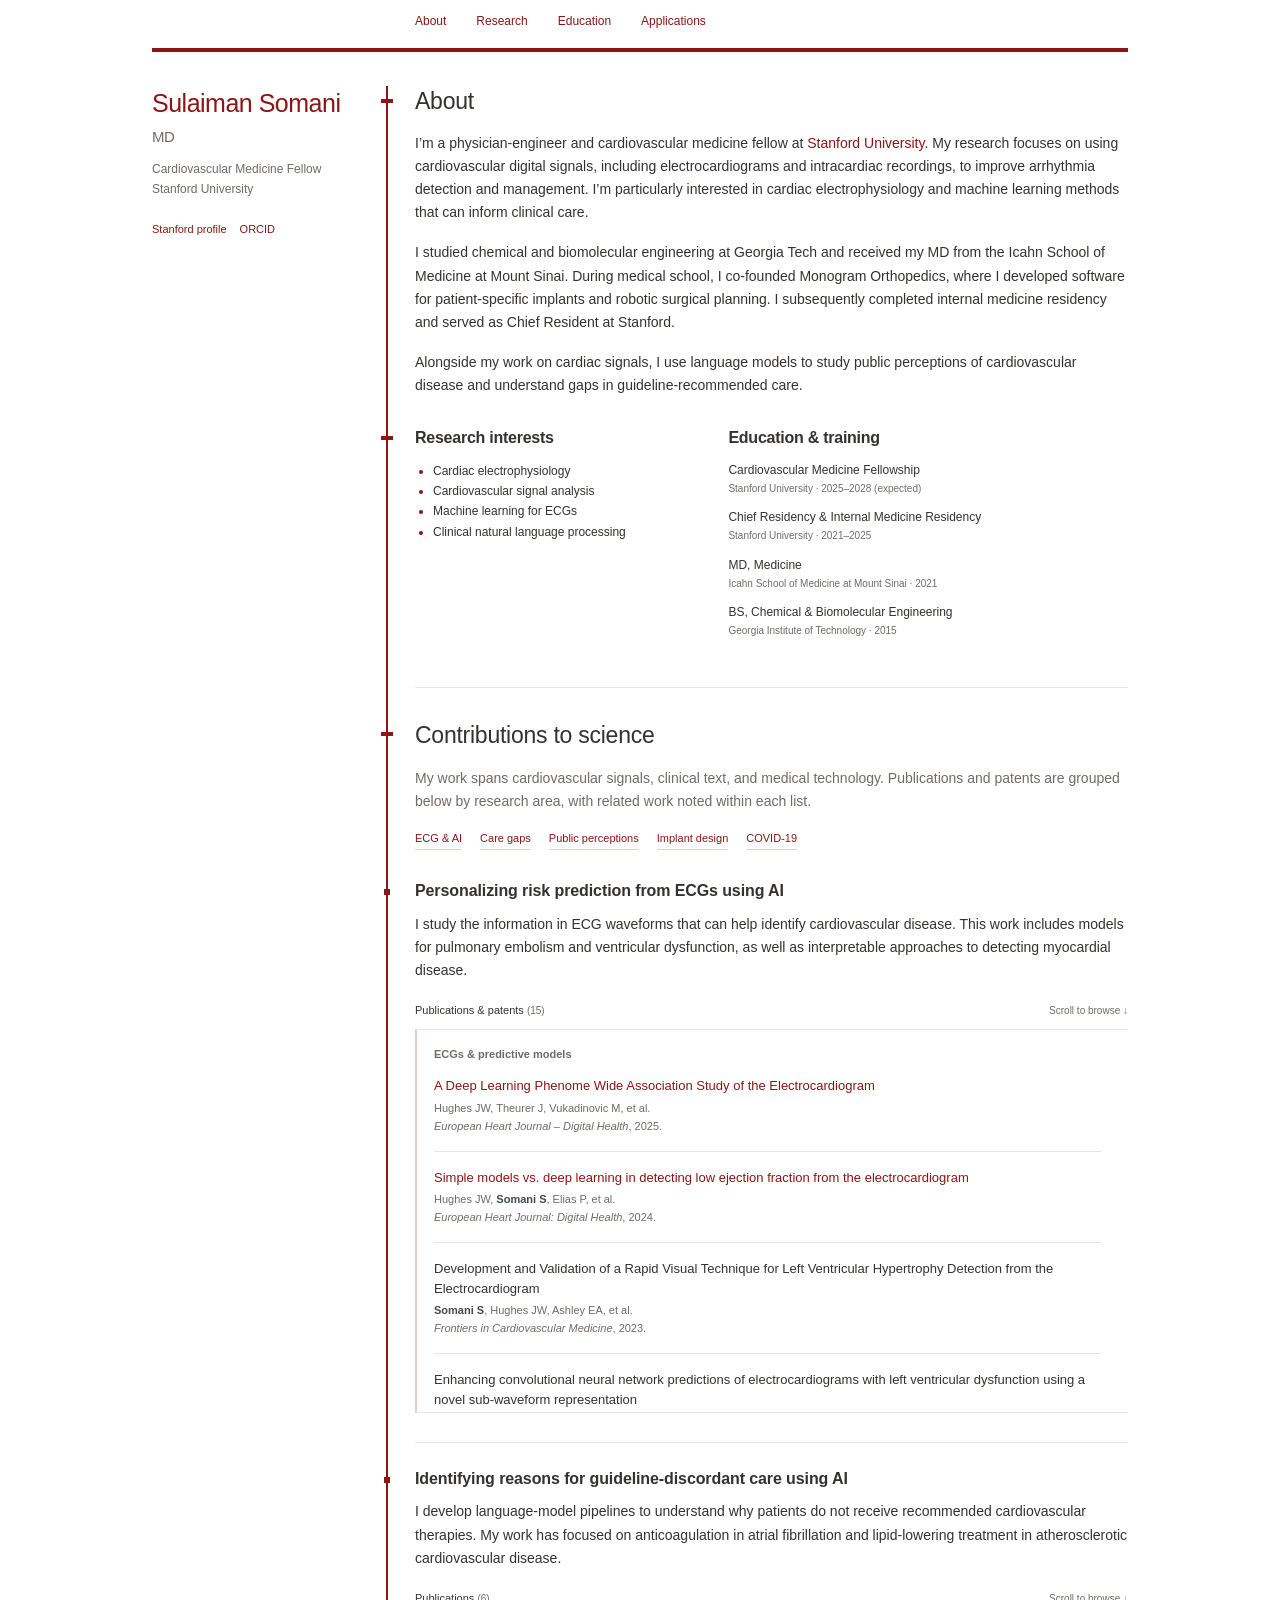
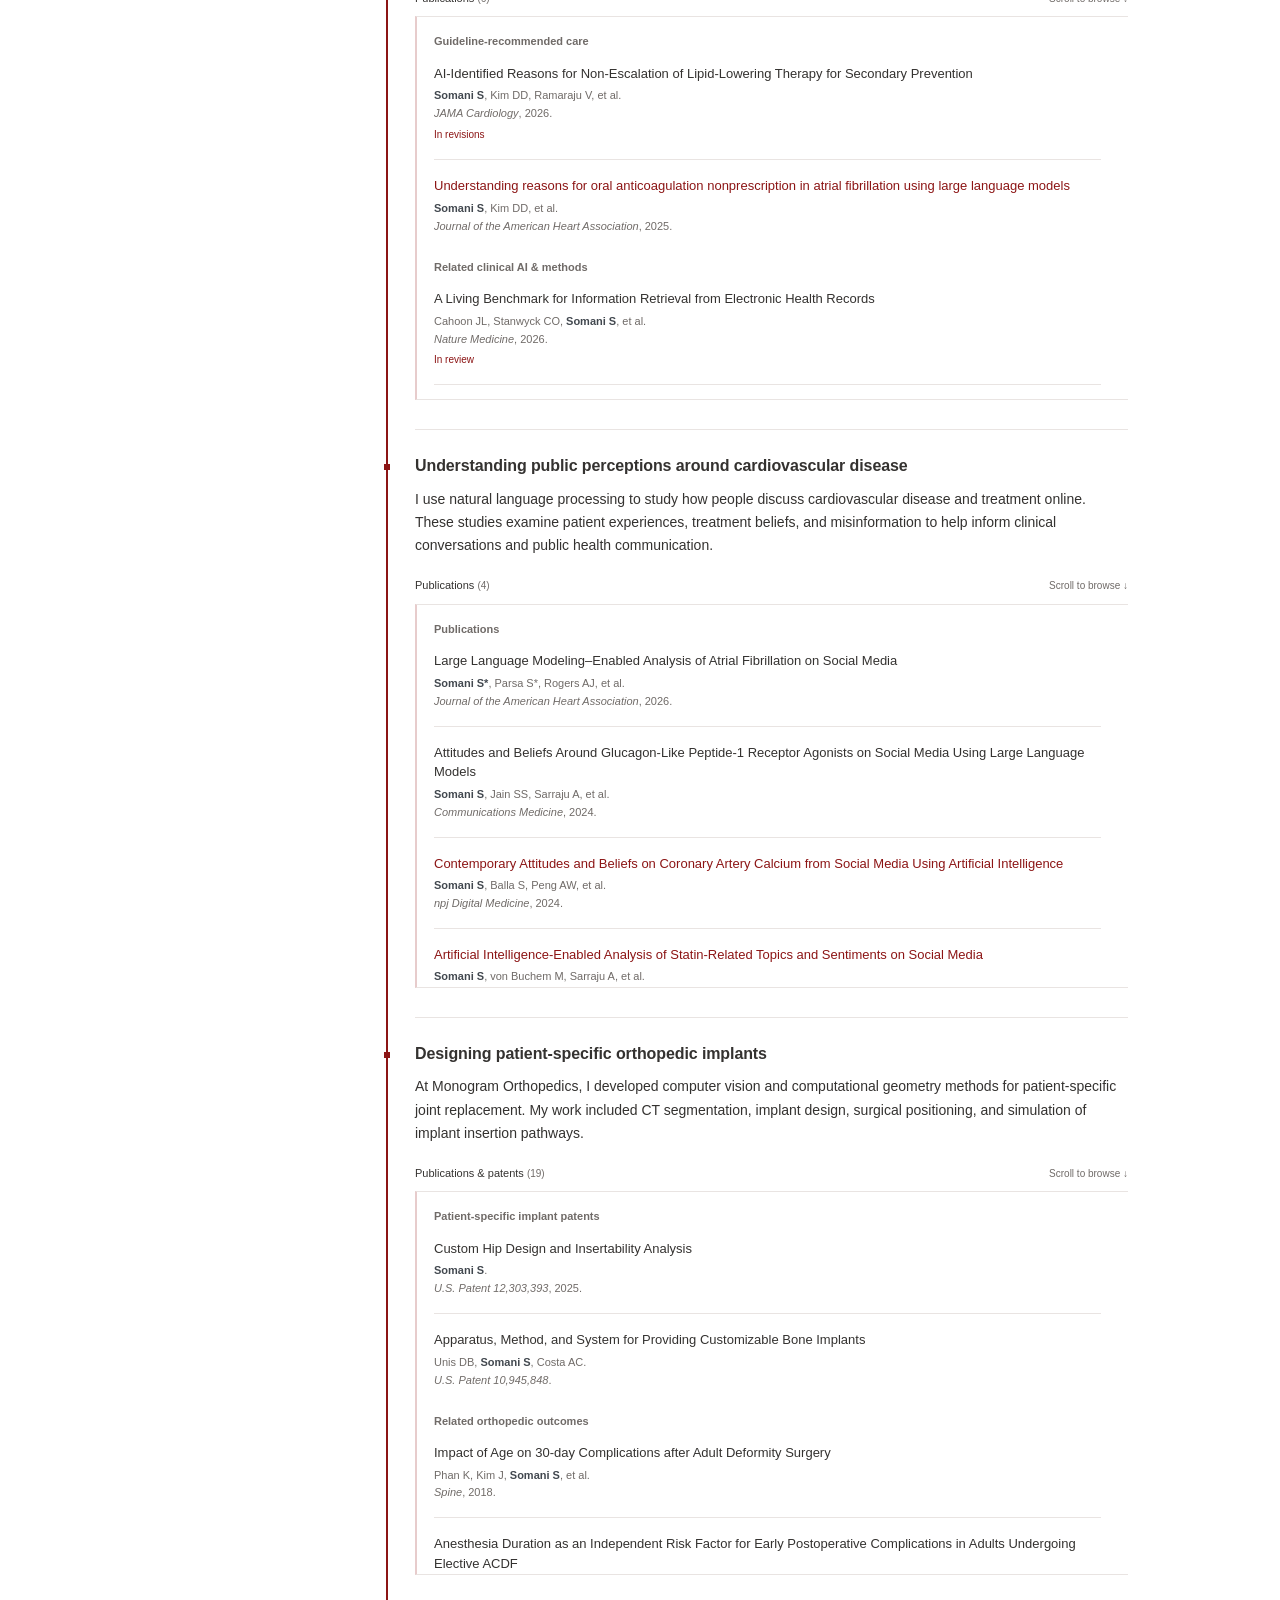
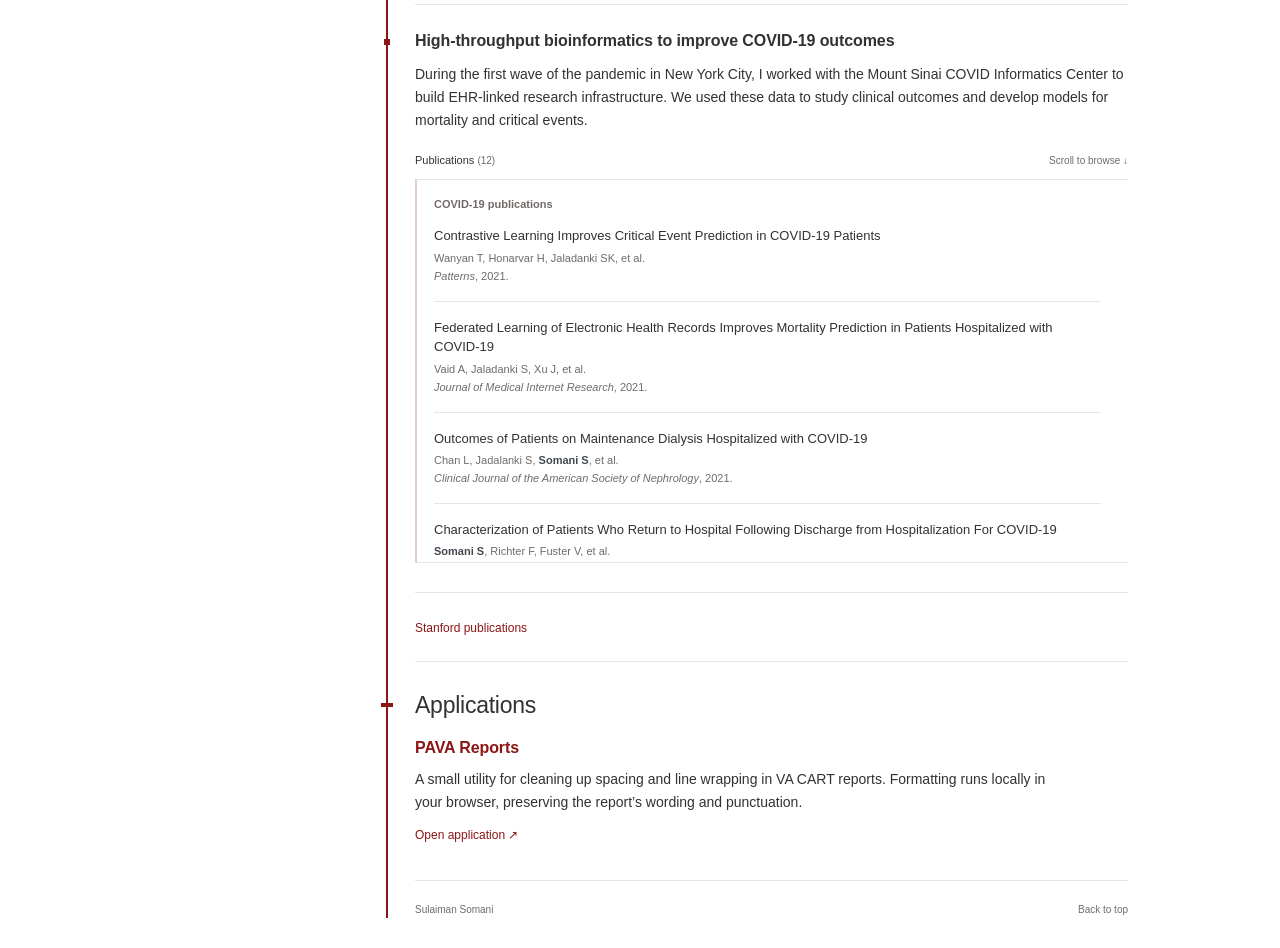
<file: index.html>
<!doctype html>
<html lang="en"><head><meta charset="utf-8"><meta name="viewport" content="width=device-width, initial-scale=1"><meta name="description" content="Sulaiman Somani is a physician-engineer and cardiovascular medicine fellow at Stanford. Research in cardiac signals, clinical AI, and arrhythmia detection."><title>Sulaiman Somani, MD</title><link rel="icon" href="assets/favicon.svg" type="image/svg+xml"><link rel="stylesheet" href="academic.css?v=20261013-applications"><link rel="canonical" href="https://sssomani.github.io/"><meta property="og:title" content="Sulaiman Somani, MD"><meta property="og:description" content="Physician-engineer at Stanford working on cardiovascular signals, cardiac electrophysiology, and clinical AI."><meta property="og:type" content="website"><meta property="og:url" content="https://sssomani.github.io/"></head><body class="evergreen" id="top"><a class="skip-link" href="#main">Skip to content</a><div class="section-banner"><div class="page"><nav class="main-nav" aria-label="Main navigation"><a href="#about">About</a><a href="#research">Research</a><a href="#education">Education</a><a href="#applications">Applications</a></nav></div></div><div class="page side-layout"><header class="side-header"><div class="identity"><h1>Sulaiman Somani<span>MD</span></h1><p>Cardiovascular Medicine Fellow <br>Stanford University</p><div class="profile-links"><a href="https://profiles.stanford.edu/sulaiman-somani" target="_blank" rel="noopener">Stanford profile</a><a href="https://orcid.org/0000-0003-0913-8674" target="_blank" rel="noopener">ORCID</a></div></div></header><main id="main"><section class="profile-section" id="about"><h2>About</h2><div class="bio"><p>I’m a physician-engineer and cardiovascular medicine fellow at <a href="https://profiles.stanford.edu/sulaiman-somani">Stanford University</a>. My research focuses on using cardiovascular digital signals, including electrocardiograms and intracardiac recordings, to improve arrhythmia detection and management. I’m particularly interested in cardiac electrophysiology and machine learning methods that can inform clinical care.</p><p>I studied chemical and biomolecular engineering at Georgia Tech and received my MD from the Icahn School of Medicine at Mount Sinai. During medical school, I co-founded Monogram Orthopedics, where I developed software for patient-specific implants and robotic surgical planning. I subsequently completed internal medicine residency and served as Chief Resident at Stanford.</p><p>Alongside my work on cardiac signals, I use language models to study public perceptions of cardiovascular disease and understand gaps in guideline-recommended care.</p></div></section><div class="background-pair"><div class="interests"><h2>Research interests</h2><ul><li>Cardiac electrophysiology</li><li>Cardiovascular signal analysis</li><li>Machine learning for ECGs</li><li>Clinical natural language processing</li></ul></div><div class="education" id="education"><h2>Education &amp; training</h2><dl><div><dt>Cardiovascular Medicine Fellowship</dt><dd>Stanford University · 2025–2028 (expected)</dd></div><div><dt>Chief Residency &amp; Internal Medicine Residency</dt><dd>Stanford University · 2021–2025</dd></div><div><dt>MD, Medicine</dt><dd>Icahn School of Medicine at Mount Sinai · 2021</dd></div><div><dt>BS, Chemical &amp; Biomolecular Engineering</dt><dd>Georgia Institute of Technology · 2015</dd></div></dl></div></div><section class="research" id="research"><h2>Contributions to science</h2><p class="section-intro">My work spans cardiovascular signals, clinical text, and medical technology. Publications and patents are grouped below by research area, with related work noted within each list.</p><nav class="research-index" aria-label="Research areas"><a href="#ecg">ECG & AI</a><a href="#care">Care gaps</a><a href="#perceptions">Public perceptions</a><a href="#implants">Implant design</a><a href="#informatics">COVID-19</a></nav><section class="contribution" id="ecg"><h3 id="ecg-title">Personalizing risk prediction from ECGs using AI</h3><p>I study the information in ECG waveforms that can help identify cardiovascular disease. This work includes models for pulmonary embolism and ventricular dysfunction, as well as interpretable approaches to detecting myocardial disease.</p><!-- publications:start:ecg -->
<div class="publication-list-header"><span id="ecg-list-label">Publications & patents <span class="publication-count">(15)</span></span><span class="publication-scroll-hint" id="ecg-scroll-hint">Scroll to browse ↓</span></div><div class="publication-scroll" role="region" tabindex="0" aria-labelledby="ecg-title ecg-list-label" aria-describedby="ecg-scroll-hint"><div class="publication-group"><h4>ECGs &amp; predictive models</h4><ul class="papers"><li data-publication-id="11"><a class="paper-title" href="https://doi.org/10.1093/ehjdh/ztaf047" target="_blank" rel="noopener">A Deep Learning Phenome Wide Association Study of the Electrocardiogram</a><p class="paper-authors">Hughes JW, Theurer J, Vukadinovic M, et al.</p><p class="paper-venue"><em>European Heart Journal – Digital Health</em>, 2025.</p></li><li data-publication-id="16"><a class="paper-title" href="https://pmc.ncbi.nlm.nih.gov/articles/PMC11284011/" target="_blank" rel="noopener">Simple models vs. deep learning in detecting low ejection fraction from the electrocardiogram</a><p class="paper-authors">Hughes JW, <strong>Somani S</strong>, Elias P, et al.</p><p class="paper-venue"><em>European Heart Journal: Digital Health</em>, 2024.</p></li><li data-publication-id="18"><span class="paper-title">Development and Validation of a Rapid Visual Technique for Left Ventricular Hypertrophy Detection from the Electrocardiogram</span><p class="paper-authors"><strong>Somani S</strong>, Hughes JW, Ashley EA, et al.</p><p class="paper-venue"><em>Frontiers in Cardiovascular Medicine</em>, 2023.</p></li><li data-publication-id="22"><span class="paper-title">Enhancing convolutional neural network predictions of electrocardiograms with left ventricular dysfunction using a novel sub-waveform representation</span><p class="paper-authors">Honarvar H, Agarwal C, <strong>Somani S</strong>, et al.</p><p class="paper-venue"><em>Cardiovascular Digital Health Journal</em>, 2022.</p></li><li data-publication-id="23"><a class="paper-title" href="https://doi.org/10.1093/ehjdh/ztab101" target="_blank" rel="noopener">Development of a Machine Learning Model Using Electrocardiogram Signals to Improve Pulmonary Embolism Screening</a><p class="paper-authors"><strong>Somani S</strong>, Honarvar H, Narula S, et al.</p><p class="paper-venue"><em>European Heart Journal: Digital Health</em>, 2022.</p></li><li data-publication-id="24"><span class="paper-title">Using deep learning algorithms to simultaneously identify right and left ventricular dysfunction from the electrocardiogram</span><p class="paper-authors">Vaid A, Johnson KW, Badgeley MA, et al.</p><p class="paper-venue"><em>JACC Cardiovascular Imaging</em>, 2021.</p></li><li data-publication-id="25"><span class="paper-title">Deep Learning and the Electrocardiogram: Review of the Current State of the Art</span><p class="paper-authors"><strong>Somani S</strong>, Russak AJ, Richter F, et al.</p><p class="paper-venue"><em>EuroPace</em>, 2021.</p></li></ul></div><div class="publication-group"><h4>Patent</h4><ul class="papers"><li data-publication-id="3"><span class="paper-title">System and Method for Pulmonary Embolism Detection from the Electrocardiogram Using Deep Learning</span><p class="paper-authors"><strong>Somani S</strong>, Glicksberg B, Nadkarni G.</p><p class="paper-venue"><em>US Patent 12,424,327</em>.</p></li></ul></div><div class="publication-group"><h4>Related electrophysiology, imaging &amp; reviews</h4><ul class="papers"><li data-publication-id="6"><a class="paper-title" href="https://doi.org/10.1161/CIRCEP.125.014765" target="_blank" rel="noopener">Identifying the Presence and Characteristics of Mid-Myocardial and Epicardial Fibrosis From Intracardiac Electrograms in Patients Undergoing Ventricular Arrhythmia Ablation Using a Transformer-Based Self-Supervised Classifier</a><p class="paper-authors">Liu X, Qayyum A, Bandyopadhyay S, et al.</p><p class="paper-venue"><em>Circulation: Arrhythmia and Electrophysiology</em>, 2026.</p></li><li data-publication-id="14"><span class="paper-title">Just in time: detecting cardiac arrest with smartwatch technology</span><p class="paper-authors"><strong>Somani S</strong>, Rogers AJ.</p><p class="paper-venue"><em>Lancet Digital Health</em>, 2024.</p></li><li data-publication-id="15"><span class="paper-title">Advances in cardiac pacing with leadless pacemakers and conduction system pacing</span><p class="paper-authors"><strong>Somani S</strong>, Rogers AJ.</p><p class="paper-venue"><em>Current Opinion in Cardiology</em>, 2024.</p></li><li data-publication-id="17"><span class="paper-title">Artificial Intelligence in Cardiovascular Disease Prevention: Is it Ready for Prime Time?</span><p class="paper-authors">Parsa S, <strong>Somani S</strong>, Dudum R, et al.</p><p class="paper-venue"><em>Current Atherosclerosis Reports</em>, 2024.</p></li><li data-publication-id="20"><span class="paper-title">Segmentation of Computed Tomograms for Cardiac Ablation Using Machine Learning Accelerated by Domain Knowledge Encoding</span><p class="paper-authors">Feng R, Deb B, Ganesan P, et al.</p><p class="paper-venue"><em>Frontiers in Cardiovascular Medicine</em>, 2023.</p></li><li data-publication-id="60"><span class="paper-title">Artificial intelligence in cardiac electrophysiology</span><p class="paper-authors"><strong>Somani S</strong>, Narayan SM, Rogers AJ.</p><p class="paper-venue"><em>Artificial Intelligence in Clinical Practice, 1st ed. Elsevier</em>, 2023.</p></li><li data-publication-id="40"><span class="paper-title">Machine Learning in Cardiology - Ensuring Clinical Impact Lives up to the Hype</span><p class="paper-authors">Russak AJ, Chaudhry F, De Freitas JK, et al.</p><p class="paper-venue"><em>Journal of Cardiovascular Pharmacology and Therapeutics</em>, 2020.</p></li></ul></div></div>
<!-- publications:end:ecg --></section><section class="contribution" id="care"><h3 id="care-title">Identifying reasons for guideline-discordant care using AI</h3><p>I develop language-model pipelines to understand why patients do not receive recommended cardiovascular therapies. My work has focused on anticoagulation in atrial fibrillation and lipid-lowering treatment in atherosclerotic cardiovascular disease.</p><!-- publications:start:care -->
<div class="publication-list-header"><span id="care-list-label">Publications <span class="publication-count">(6)</span></span><span class="publication-scroll-hint" id="care-scroll-hint">Scroll to browse ↓</span></div><div class="publication-scroll" role="region" tabindex="0" aria-labelledby="care-title care-list-label" aria-describedby="care-scroll-hint"><div class="publication-group"><h4>Guideline-recommended care</h4><ul class="papers"><li data-publication-id="4"><span class="paper-title">AI-Identified Reasons for Non-Escalation of Lipid-Lowering Therapy for Secondary Prevention</span><p class="paper-authors"><strong>Somani S</strong>, Kim DD, Ramaraju V, et al.</p><p class="paper-venue"><em>JAMA Cardiology</em>, 2026.</p><span class="paper-status">In revisions</span></li><li data-publication-id="10"><a class="paper-title" href="https://doi.org/10.1161/JAHA.124.040419" target="_blank" rel="noopener">Understanding reasons for oral anticoagulation nonprescription in atrial fibrillation using large language models</a><p class="paper-authors"><strong>Somani S</strong>, Kim DD, et al.</p><p class="paper-venue"><em>Journal of the American Heart Association</em>, 2025.</p></li></ul></div><div class="publication-group"><h4>Related clinical AI &amp; methods</h4><ul class="papers"><li data-publication-id="5"><span class="paper-title">A Living Benchmark for Information Retrieval from Electronic Health Records</span><p class="paper-authors">Cahoon JL, Stanwyck CO, <strong>Somani S</strong>, et al.</p><p class="paper-venue"><em>Nature Medicine</em>, 2026.</p><span class="paper-status">In review</span></li><li data-publication-id="21"><span class="paper-title">Population scale latent space cohort matching for the improved use and exploration of observational trial data</span><p class="paper-authors"><strong>Somani S*</strong>, Gologorsky R*, Neifert SN, et al.</p><p class="paper-venue"><em>Mathematical Biosciences and Engineering</em>, 2022.</p></li><li data-publication-id="26"><span class="paper-title">Development and Validation of Techniques for Phenotyping ST-Elevation Myocardial Infarction From Electronic Health Records</span><p class="paper-authors"><strong>Somani S</strong>, Yoffie S, Teng S, et al.</p><p class="paper-venue"><em>JAMIA Open</em>, 2021.</p></li><li data-publication-id="27"><span class="paper-title">Health Equity in Artificial Intelligence and Primary Care Research: Protocol for a Scoping Review</span><p class="paper-authors"><strong>Somani S*</strong>, Wang J*, Chen J, et al.</p><p class="paper-venue"><em>JMIR Research Protocols</em>, 2021.</p></li></ul></div></div>
<!-- publications:end:care --></section><section class="contribution" id="perceptions"><h3 id="perceptions-title">Understanding public perceptions around cardiovascular disease</h3><p>I use natural language processing to study how people discuss cardiovascular disease and treatment online. These studies examine patient experiences, treatment beliefs, and misinformation to help inform clinical conversations and public health communication.</p><!-- publications:start:perceptions -->
<div class="publication-list-header"><span id="perceptions-list-label">Publications <span class="publication-count">(4)</span></span><span class="publication-scroll-hint" id="perceptions-scroll-hint">Scroll to browse ↓</span></div><div class="publication-scroll" role="region" tabindex="0" aria-labelledby="perceptions-title perceptions-list-label" aria-describedby="perceptions-scroll-hint"><div class="publication-group"><h4>Publications</h4><ul class="papers"><li data-publication-id="8"><span class="paper-title">Large Language Modeling–Enabled Analysis of Atrial Fibrillation on Social Media</span><p class="paper-authors"><strong>Somani S*</strong>, Parsa S*, Rogers AJ, et al.</p><p class="paper-venue"><em>Journal of the American Heart Association</em>, 2026.</p></li><li data-publication-id="12"><span class="paper-title">Attitudes and Beliefs Around Glucagon-Like Peptide-1 Receptor Agonists on Social Media Using Large Language Models</span><p class="paper-authors"><strong>Somani S</strong>, Jain SS, Sarraju A, et al.</p><p class="paper-venue"><em>Communications Medicine</em>, 2024.</p></li><li data-publication-id="13"><a class="paper-title" href="https://doi.org/10.1038/s41746-024-01077-w" target="_blank" rel="noopener">Contemporary Attitudes and Beliefs on Coronary Artery Calcium from Social Media Using Artificial Intelligence</a><p class="paper-authors"><strong>Somani S</strong>, Balla S, Peng AW, et al.</p><p class="paper-venue"><em>npj Digital Medicine</em>, 2024.</p></li><li data-publication-id="19"><a class="paper-title" href="https://doi.org/10.1001/jamanetworkopen.2023.9747" target="_blank" rel="noopener">Artificial Intelligence-Enabled Analysis of Statin-Related Topics and Sentiments on Social Media</a><p class="paper-authors"><strong>Somani S</strong>, von Buchem M, Sarraju A, et al.</p><p class="paper-venue"><em>JAMA Network Open</em>, 2023.</p></li></ul></div></div>
<!-- publications:end:perceptions --></section><section class="contribution" id="implants"><h3 id="implants-title">Designing patient-specific orthopedic implants</h3><p>At Monogram Orthopedics, I developed computer vision and computational geometry methods for patient-specific joint replacement. My work included CT segmentation, implant design, surgical positioning, and simulation of implant insertion pathways.</p><!-- publications:start:implants -->
<div class="publication-list-header"><span id="implants-list-label">Publications & patents <span class="publication-count">(19)</span></span><span class="publication-scroll-hint" id="implants-scroll-hint">Scroll to browse ↓</span></div><div class="publication-scroll" role="region" tabindex="0" aria-labelledby="implants-title implants-list-label" aria-describedby="implants-scroll-hint"><div class="publication-group"><h4>Patient-specific implant patents</h4><ul class="papers"><li data-publication-id="2"><span class="paper-title">Custom Hip Design and Insertability Analysis</span><p class="paper-authors"><strong>Somani S</strong>.</p><p class="paper-venue"><em>U.S. Patent 12,303,393</em>, 2025.</p></li><li data-publication-id="1"><span class="paper-title">Apparatus, Method, and System for Providing Customizable Bone Implants</span><p class="paper-authors">Unis DB, <strong>Somani S</strong>, Costa AC.</p><p class="paper-venue"><em>U.S. Patent 10,945,848</em>.</p></li></ul></div><div class="publication-group"><h4>Related orthopedic outcomes</h4><ul class="papers"><li data-publication-id="41"><span class="paper-title">Impact of Age on 30-day Complications after Adult Deformity Surgery</span><p class="paper-authors">Phan K, Kim J, <strong>Somani S</strong>, et al.</p><p class="paper-venue"><em>Spine</em>, 2018.</p></li><li data-publication-id="42"><span class="paper-title">Anesthesia Duration as an Independent Risk Factor for Early Postoperative Complications in Adults Undergoing Elective ACDF</span><p class="paper-authors">Phan K, Kim J, Kim JH, et al.</p><p class="paper-venue"><em>Global Spine Journal</em>, 2017.</p></li><li data-publication-id="43"><span class="paper-title">High-Risk Subgroup Membership Is a Predictor of 30-Day Morbidity Following Anterior Lumbar Fusion</span><p class="paper-authors">Bronheim RS, Kim JS, Di Capua J, et al.</p><p class="paper-venue"><em>Global Spine Journal</em>, 2017.</p></li><li data-publication-id="44"><span class="paper-title">Intramedullary Nail Fixation of Atypical Femur Fractures With Bone Marrow Aspirate Concentrate Leads to Faster Union: A Case-Control Study</span><p class="paper-authors">Lovy AJ, Kim JS, Di Capua J, et al.</p><p class="paper-venue"><em>Journal of Orthopaedic Trauma</em>, 2017.</p></li><li data-publication-id="45"><span class="paper-title">Bone morphogenetic protein use in spine surgery in the United States: how have we responded to the warnings?</span><p class="paper-authors">Guzman JZ, Merrill RK, Kim JS, et al.</p><p class="paper-venue"><em>Spine Journal</em>, 2017.</p></li><li data-publication-id="46"><span class="paper-title">Predictors for Patient Discharge Destination After Elective Anterior Cervical Discectomy and Fusion</span><p class="paper-authors">Di Capua J, <strong>Somani S</strong>, Kim JS, et al.</p><p class="paper-venue"><em>Spine</em>, 2017.</p></li><li data-publication-id="47"><span class="paper-title">Analysis of Risk Factors for Major Complications Following Elective Posterior Lumbar Fusion</span><p class="paper-authors">Di Capua J, <strong>Somani S</strong>, Kim JS, et al.</p><p class="paper-venue"><em>Spine</em>, 2017.</p></li><li data-publication-id="48"><span class="paper-title">Impact of Preoperative Anemia on Outcomes in Adults Undergoing Elective Posterior Cervical Fusion</span><p class="paper-authors">Phan K, Dunn AE, Ki J, et al.</p><p class="paper-venue"><em>Global Spine Journal</em>, 2017.</p></li><li data-publication-id="49"><span class="paper-title">Thirty-Day Morbidity Associated with Pelvic Fixation in Adult Patients Undergoing Fusion for Spinal Deformity: A Propensity-Matched Analysis</span><p class="paper-authors">Kothari P, <strong>Somani S</strong>, Lee NJ, et al.</p><p class="paper-venue"><em>Global Spine Journal</em>, 2017.</p></li><li data-publication-id="50"><span class="paper-title">Hospital Acquired Conditions (HACs) in Adult Spinal Deformity Surgery: Predictors for HACs and Other 30-day Postoperative Outcomes</span><p class="paper-authors">Di Capua J, <strong>Somani S</strong>, Kim J, et al.</p><p class="paper-venue"><em>Spine</em>, 2017.</p></li><li data-publication-id="51"><span class="paper-title">Comparing NIS and NSQIP: An Independent Risk Factor Analysis for Risk Stratification in Anterior Cervical Discectomy and Fusion</span><p class="paper-authors"><strong>Somani S</strong>, Di Capua J, Kim J, et al.</p><p class="paper-venue"><em>Spine</em>, 2017.</p></li><li data-publication-id="52"><span class="paper-title">Elderly Age as a Risk Factor for 30-Day Postoperative Outcomes Following Elective Anterior Cervical Discectomy and Fusion</span><p class="paper-authors">Di Capua J, <strong>Somani S</strong>, Kim J, et al.</p><p class="paper-venue"><em>Global Spine Journal</em>, 2017.</p></li><li data-publication-id="53"><span class="paper-title">Early Complications and Outcomes in Adult Spinal Deformity Surgery: A NSQIP Study Based on 5,803 Patients</span><p class="paper-authors">Lee N, Kothari P, Kim J, et al.</p><p class="paper-venue"><em>Global Spine Journal</em>, 2017.</p></li><li data-publication-id="54"><span class="paper-title">Outcomes of short fusion vs long fusion for adult degenerative scoliosis: A systematic review and meta-analysis</span><p class="paper-authors">Phan K, Xu J, Maharaj M, et al.</p><p class="paper-venue"><em>Orthopaedic Surgery</em>, 2017.</p></li><li data-publication-id="55"><span class="paper-title">Frailty is Associated with Morbidity in Adults Undergoing Elective Anterior Lumbar Interbody Fusion Surgery (ALIF)</span><p class="paper-authors">Phan K, Kim J, Lee N, et al.</p><p class="paper-venue"><em>The Spine Journal</em>, 2017.</p></li><li data-publication-id="58"><span class="paper-title">ASA Classification as a Risk Stratification Tool in Adult Spinal Deformity Surgery: A Study of 5,805 Patients</span><p class="paper-authors"><strong>Somani S</strong>, Di Capua J, Kim J, et al.</p><p class="paper-venue"><em>Global Spine Journal</em>, 2016.</p></li></ul></div><div class="publication-group"><h4>Related image processing</h4><ul class="papers"><li data-publication-id="56"><span class="paper-title">Automatic segmentation and visualization of intracerebral electrodes from CT scans in stereotactic electroencephalography</span><p class="paper-authors"><strong>Somani S</strong>, Panov F, Costa AB.</p><p class="paper-venue"><em>Supercomputing</em>, 2016.</p></li></ul></div></div>
<!-- publications:end:implants --></section><section class="contribution" id="informatics"><h3 id="informatics-title">High-throughput bioinformatics to improve COVID-19 outcomes</h3><p>During the first wave of the pandemic in New York City, I worked with the Mount Sinai COVID Informatics Center to build EHR-linked research infrastructure. We used these data to study clinical outcomes and develop models for mortality and critical events.</p><!-- publications:start:informatics -->
<div class="publication-list-header"><span id="informatics-list-label">Publications <span class="publication-count">(12)</span></span><span class="publication-scroll-hint" id="informatics-scroll-hint">Scroll to browse ↓</span></div><div class="publication-scroll" role="region" tabindex="0" aria-labelledby="informatics-title informatics-list-label" aria-describedby="informatics-scroll-hint"><div class="publication-group"><h4>COVID-19 publications</h4><ul class="papers"><li data-publication-id="28"><span class="paper-title">Contrastive Learning Improves Critical Event Prediction in COVID-19 Patients</span><p class="paper-authors">Wanyan T, Honarvar H, Jaladanki SK, et al.</p><p class="paper-venue"><em>Patterns</em>, 2021.</p></li><li data-publication-id="29"><span class="paper-title">Federated Learning of Electronic Health Records Improves Mortality Prediction in Patients Hospitalized with COVID-19</span><p class="paper-authors">Vaid A, Jaladanki S, Xu J, et al.</p><p class="paper-venue"><em>Journal of Medical Internet Research</em>, 2021.</p></li><li data-publication-id="30"><span class="paper-title">Outcomes of Patients on Maintenance Dialysis Hospitalized with COVID-19</span><p class="paper-authors">Chan L, Jadalanki S, <strong>Somani S</strong>, et al.</p><p class="paper-venue"><em>Clinical Journal of the American Society of Nephrology</em>, 2021.</p></li><li data-publication-id="31"><span class="paper-title">Characterization of Patients Who Return to Hospital Following Discharge from Hospitalization For COVID-19</span><p class="paper-authors"><strong>Somani S</strong>, Richter F, Fuster V, et al.</p><p class="paper-venue"><em>Journal of General Internal Medicine</em>, 2020.</p></li><li data-publication-id="32"><span class="paper-title">Relational Learning Improves Prediction of Mortality in COVID-19 in the Intensive Care Unit</span><p class="paper-authors">Wanyan T, Vaid A, De Freitas JK, et al.</p><p class="paper-venue"><em>IEEE Transactions on Big Data</em>, 2020.</p></li><li data-publication-id="33"><a class="paper-title" href="https://pmc.ncbi.nlm.nih.gov/articles/PMC7652593/" target="_blank" rel="noopener">Machine learning to predict mortality and critical events in a cohort of patients with COVID-19 in New York City: model development and validation</a><p class="paper-authors">Vaid A, <strong>Somani S</strong>, Russak AJ, et al.</p><p class="paper-venue"><em>Journal of Medical Internet Research</em>, 2020.</p></li><li data-publication-id="34"><span class="paper-title">Rethinking United States Blood Donation Policies in the Time of COVID-19</span><p class="paper-authors">Park C, Gellman C, O’Brien M, et al.</p><p class="paper-venue"><em>American Journal of Public Health</em>, 2020.</p></li><li data-publication-id="35"><span class="paper-title">Acute Kidney Injury in Covid-19 patients</span><p class="paper-authors">Chan L, Chaudhary K, Saha A, et al.</p><p class="paper-venue"><em>Journal of the American Society of Nephrology</em>, 2020.</p></li><li data-publication-id="36"><span class="paper-title">Coronavirus 2019 and People Living With Human Immunodeficiency Virus: Outcomes for Hospitalized Patients in New York City</span><p class="paper-authors">Sigel KM, Swartz T, Golden E, et al.</p><p class="paper-venue"><em>Clinical Infectious Diseases</em>, 2020.</p></li><li data-publication-id="37"><span class="paper-title">Prevalence and Impact of Myocardial Injury in Patients Hospitalized with COVID-19 Infection</span><p class="paper-authors">Lala A, Kipp Johnson KP, Januzzi J, et al.</p><p class="paper-venue"><em>Journal of the American College of Cardiology</em>, 2020.</p></li><li data-publication-id="38"><span class="paper-title">Outcomes of Patients Presenting with Headaches Hospitalized with COVID-19</span><p class="paper-authors">Jaladanki SK, Kumar A, Van Vleck T, et al.</p><p class="paper-venue"><em>Annals of Neurology</em>, 2020.</p></li><li data-publication-id="39"><span class="paper-title">Retrospective cohort study of clinical characteristics of 2199 hospitalised patients with COVID-19 in New York City</span><p class="paper-authors">Paranjpe I, Russak AJ, De Freitas JK, et al.</p><p class="paper-venue"><em>BMJ Open</em>, 2020.</p></li></ul></div></div>
<!-- publications:end:informatics --></section><p class="all-publications"><a href="https://profiles.stanford.edu/sulaiman-somani#publications" target="_blank" rel="noopener">Stanford publications</a></p></section><section class="applications" id="applications" aria-labelledby="applications-title"><h2 id="applications-title">Applications</h2><article class="application"><h3><a href="applications/pava-reports/" target="_blank" rel="noopener">PAVA Reports</a></h3><p>A small utility for cleaning up spacing and line wrapping in VA CART reports. Formatting runs locally in your browser, preserving the report’s wording and punctuation.</p><a class="application-link" href="applications/pava-reports/" target="_blank" rel="noopener">Open application <span aria-hidden="true">↗</span></a></article></section><footer><span>Sulaiman Somani</span><a href="#top">Back to top</a></footer></main></div></body></html>
</file>
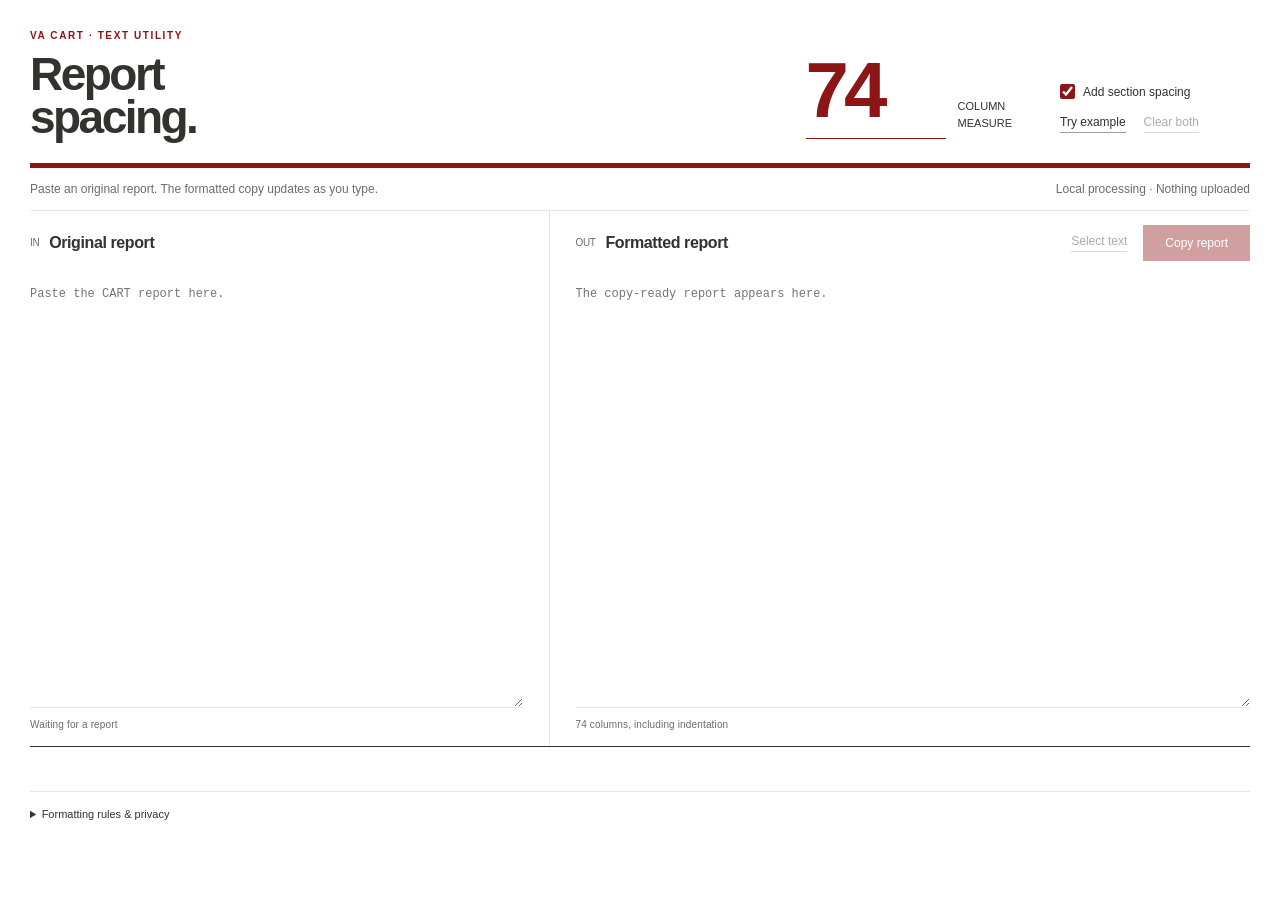
<file: applications/pava-reports/index.html>
<!doctype html>
<html lang="en">
<head>
  <meta charset="utf-8">
  <meta name="viewport" content="width=device-width, initial-scale=1">
  <meta http-equiv="Content-Security-Policy" content="default-src 'none'; script-src 'unsafe-inline'; style-src 'unsafe-inline'; connect-src 'none'; img-src 'none'; font-src 'none'; object-src 'none'; base-uri 'none'; form-action 'none'">
  <meta name="referrer" content="no-referrer">
  <title>CART report formatter</title>
  <style>
    :root { color-scheme: light; --accent: #8c1515; --ink: #343230; --muted: #706b68; --line: #e9e4e2; font-family: Arial, Helvetica, sans-serif; color: var(--ink); background: #fff; }
    * { box-sizing: border-box; }
    body { margin: 0; }
    button, input { font: inherit; }
    a { color: inherit; }
    main { max-width: 1700px; margin: auto; padding: 0 30px 22px; }
    .masthead { display: grid; grid-template-columns: 1fr auto auto; align-items: end; gap: 48px; padding: 30px 0 24px; border-bottom: 5px solid var(--accent); }
    .masthead small { display: block; font-size: 10px; letter-spacing: .16em; text-transform: uppercase; color: var(--accent); margin-bottom: 12px; font-weight: 700; }
    h1 { font-size: 46px; line-height: .94; letter-spacing: -.055em; font-weight: 800; margin: 0; }
    .width-setting { display: flex; align-items: end; gap: 12px; }
    .width-setting label { font-size: 11px; text-transform: uppercase; line-height: 1.5; padding-bottom: 8px; }
    #width { width: 140px; border: 0; border-bottom: 1px solid var(--accent); color: var(--accent); background: white; padding: 0 0 2px; font-size: 78px; font-weight: 700; line-height: 1; letter-spacing: -.065em; }
    #width { -moz-appearance: textfield; appearance: textfield; }
    #width::-webkit-inner-spin-button, #width::-webkit-outer-spin-button { -webkit-appearance: none; margin: 0; }
    .options { min-width: 190px; font-size: 12px; display: grid; gap: 16px; padding-bottom: 6px; }
    .check { display: flex; align-items: center; gap: 8px; }
    input[type=checkbox] { accent-color: var(--accent); width: 15px; height: 15px; margin: 0; }
    .options-buttons { display: flex; gap: 18px; }
    button { cursor: pointer; }
    button.quiet { border: 0; border-bottom: 1px solid #9d9d9d; padding: 0 0 3px; background: transparent; color: var(--ink); font-size: 12px; }
    button.quiet:hover:not(:disabled) { color: var(--accent); border-color: var(--accent); }
    button:disabled { opacity: .4; cursor: default; }
    .instruction { display: flex; justify-content: space-between; gap: 20px; margin: 0; padding: 14px 0; font-size: 12px; color: var(--muted); }
    .workspace { display: grid; grid-template-columns: minmax(0, .85fr) minmax(0, 1.15fr); border-top: 1px solid var(--line); border-bottom: 1px solid var(--ink); }
    .input-panel { padding-right: 26px; }
    .output-panel { border-left: 1px solid var(--line); padding-left: 26px; }
    .panel-head { display: flex; align-items: center; justify-content: space-between; min-height: 64px; gap: 12px; }
    .panel-head label { font-weight: 700; font-size: 16px; letter-spacing: -.025em; }
    .panel-head label span { font-size: 10px; color: var(--muted); font-weight: 400; margin-right: 10px; vertical-align: 2px; }
    .panel-actions { display: flex; align-items: center; gap: 16px; }
    #copy { background: var(--accent); color: white; border: 0; padding: 11px 22px; font-size: 12px; }
    #copy:hover:not(:disabled) { background: #820000; }
    textarea { display: block; width: 100%; height: max(345px, 48vh); border: 0; background: #fff; color: var(--ink); padding: 9px 0 20px; resize: vertical; font: 12px/1.8 "SFMono-Regular", Consolas, "Liberation Mono", monospace; tab-size: 8; border-radius: 0; }
    textarea::placeholder { color: #767676; }
    #output { color: var(--ink); }
    .panel-foot { min-height: 39px; padding: 11px 0; border-top: 1px solid var(--line); font-size: 10px; color: var(--muted); letter-spacing: .015em; }
    .status { min-height: 16px; font-size: 12px; color: var(--muted); margin: 14px 0; }
    .status.warning { color: var(--accent); }
    .bottom { display: flex; gap: 40px; justify-content: space-between; border-top: 1px solid var(--line); padding-top: 13px; font-size: 11px; color: var(--muted); }
    details { max-width: 680px; line-height: 1.65; }
    summary { cursor: pointer; color: var(--ink); width: fit-content; }
    details p { margin-bottom: 0; }
    :focus-visible { outline: 2px solid var(--accent); outline-offset: 4px; }
    textarea:focus-visible { outline-offset: -2px; }
    @media (min-width: 1450px) { textarea { font-size: 13px; } }
    @media (max-width: 950px) { .masthead { gap: 24px; } h1 { font-size: 36px; } #width { width: 100px; font-size: 60px; } .options { min-width: 155px; } .workspace { grid-template-columns: 1fr; } .input-panel { padding: 0; } .output-panel { padding: 0; border-left: 0; border-top: 3px solid var(--accent); } textarea { height: 300px; } }
    @media (max-width: 600px) { .panel-head { flex-wrap: wrap; padding: 14px 0; gap: 14px; } main { padding: 0 18px 20px; } .masthead { grid-template-columns: 1fr auto; padding-top: 22px; } .options { grid-column: 1/-1; display: flex; justify-content: space-between; } h1 { font-size: 36px; } .width-setting { gap: 6px; } .width-setting label { font-size: 9px; } .instruction { flex-direction: column; gap: 5px; } .bottom { gap: 16px; } }
  </style>
</head>
<body>

  <main>
    <header class="masthead">
      <div><small>VA CART · Text utility</small><h1>Report<br>spacing.</h1></div>
      <div class="width-setting"><input id="width" aria-label="Line width" type="number" inputmode="numeric" min="40" max="120" step="1" value="74"><label for="width">Column<br>measure</label></div>
      <div class="options">
        <label class="check"><input id="spacing" type="checkbox" checked>Add section spacing</label>
        <div class="options-buttons"><button id="demo" class="quiet" type="button">Try example</button><button id="clear" class="quiet" type="button" disabled>Clear both</button></div>
      </div>
    </header>
    <p class="instruction"><span>Paste an original report. The formatted copy updates as you type.</span><span>Local processing · Nothing uploaded</span></p>
    <div class="workspace">
      <section class="input-panel" aria-labelledby="original-label">
        <div class="panel-head"><label id="original-label" for="original"><span aria-hidden="true">IN</span>Original report</label></div>
        <textarea id="original" wrap="off" spellcheck="false" autocorrect="off" autocapitalize="off" autocomplete="off" placeholder="Paste the CART report here." aria-describedby="input-stats"></textarea>
        <div class="panel-foot" id="input-stats">Waiting for a report</div>
      </section>
      <section class="output-panel" aria-labelledby="output-label">
        <div class="panel-head"><label id="output-label" for="output"><span aria-hidden="true">OUT</span>Formatted report</label><div class="panel-actions"><button id="select" class="quiet" type="button" disabled>Select text</button><button id="copy" type="button" disabled>Copy report</button></div></div>
        <textarea id="output" wrap="off" readonly spellcheck="false" autocorrect="off" autocapitalize="off" autocomplete="off" placeholder="The copy-ready report appears here." aria-describedby="output-stats status"></textarea>
        <div class="panel-foot" id="output-stats">74 columns, including indentation</div>
      </section>
    </div>
    <p id="status" class="status" role="status" aria-live="polite"></p>
    <footer class="bottom"><details><summary>Formatting rules & privacy</summary><p>Rewraps recognized paragraphs at word boundaries, preserves measurement rows, and shortens dividers to the selected width. Only spaces, newlines, and divider lengths change. No special hyphen rules. No uploads, analytics, or saved reports; copying uses your clipboard.</p></details></footer>
    <noscript><p>Enable JavaScript to format a report.</p></noscript>
  </main>
  <script id="formatter">
    "use strict";

    // Deliberately small, explicit CART rules. Unknown rows are wrapped separately.
    const CARTFormatter = (() => {
      const subsections = /^(?:Diagnostic Procedures:|Interventions:|Secondary arterial access for diagnostic procedures:|Sedation \(actual\):.*|Pre Implant Aortic Valve Assessment|Post Implant Aortic Valve Assessment|Procedure Information|Procedure and Device Implant Details|Technical Details:)$/;
      const narrativeSections = new Set([
        "TIME-OUT", "ACCESS", "PROCEDURE DETAILS AND FINDINGS",
        "PROCEDURE SUMMARY", "RECOMMENDATIONS", "PERIPROCEDURAL COMPLICATIONS",
        "EQUIPMENT/DEVICES"
      ]);
      const indentation = line => line.match(/^ */)[0];
      const isDivider = line => /^([_-])\1{3,}$/.test(line.trim());
      const isHeading = line => line.length > 0 && !/^\s/.test(line) && /[A-Z]/.test(line) && /^[A-Z][A-Z0-9 /(),:&+.'-]*$/.test(line) && !isDivider(line);
      const isBullet = line => /^\s*(?:--|[-*•]|\d+[.)])\s+/.test(line);
      const isData = line => /:/.test(line) || /\S {2,}\S/.test(line.trim());

      function normalize(text) {
        return String(text).replace(/\r\n?/g, "\n").split("\n").map(line => {
          // Expand tabs using fixed eight-column tab stops, keeping table alignment.
          let expanded = "";
          for (const c of line) expanded += c === "\t" ? " ".repeat(8 - expanded.length % 8) : c;
          return expanded.replace(/\s+$/, "");
        });
      }

      function wrap(line, width, continuedIndent = indentation(line)) {
        if (line.length <= width) return [line];
        const indent = indentation(line);
        const words = [...line.slice(indent.length).matchAll(/(\s*)(\S+)/g)];
        const result = [];
        let current = indent;
        let hasWord = false;
        for (const [, gap, word] of words) {
          if (hasWord && current.length + gap.length + word.length > width) {
            result.push(current);
            current = continuedIndent + word;
          } else {
            current += (hasWord ? gap : "") + word;
          }
          hasWord = true;
        }
        if (hasWord) result.push(current);
        return result;
      }

      function joinProse(lines) {
        return lines.map(line => line.trim()).join(" ");
      }

      function contentKey(text) {
        // Divider length is the only allowed non-whitespace change.
        return normalize(text).filter(line => !isDivider(line)).join("").replace(/\s/g, "");
      }

      function format(text, options = {}) {
        const width = options.width ?? 74;
        const spacing = options.spacing ?? true;
        if (!Number.isInteger(width) || width < 40 || width > 120) throw new RangeError("Choose a whole number from 40 to 120 columns.");
        const lines = normalize(text);
        const output = [];
        let section = "";
        let inTitle = false;
        const blank = () => { if (output.length && output[output.length - 1] !== "") output.push(""); };

        for (let i = 0; i < lines.length; i++) {
          const line = lines[i];
          const trimmed = line.trim();
          if (!trimmed) { blank(); continue; }
          if (isDivider(line)) {
            if (spacing && trimmed[0] === "_" && output.length > 1) blank();
            output.push(trimmed.slice(0, width));
            if (spacing && trimmed[0] === "_") blank();
            inTitle = false;
            continue;
          }

          if (/^STRUCTURAL HEART INTERVENTION/.test(line) || (inTitle && isHeading(line) && output[output.length - 1] !== "REPORT")) {
            if (spacing && !inTitle) blank();
            output.push(...wrap(line, width));
            inTitle = true;
            continue;
          }
          if (inTitle && spacing) blank();
          inTitle = false;

          if (isHeading(line)) {
            if (spacing) blank();
            section = trimmed;
            output.push(...wrap(line, width));
            continue;
          }
          if (subsections.test(trimmed)) {
            if (spacing) blank();
            output.push(...wrap(trimmed, width));
            if (spacing && /^Sedation \(actual\):/.test(trimmed)) blank();
            continue;
          }
          if (spacing && /^(?:Patient:|Procedure Date:|Start of procedure:|The attending was present)/.test(trimmed)) blank();

          const bullet = isBullet(line);
          const prose = narrativeSections.has(section) && indentation(line).length >= 2 && !isData(line);
          if (bullet || prose) {
            const paragraph = [line];
            while (i + 1 < lines.length) {
              const next = lines[i + 1];
              if (!next.trim() || isBullet(next) || isHeading(next) || isDivider(next) || subsections.test(next.trim()) || isData(next)) break;
              if (indentation(next).length < 2) break;
              // Outside detailed findings, a completed sentence is a row boundary.
              if (section !== "PROCEDURE DETAILS AND FINDINGS" && /[.!?]$/.test(paragraph[paragraph.length - 1].trim())) break;
              paragraph.push(next);
              i++;
            }
            const indent = indentation(line);
            const marker = bullet ? line.match(/^\s*(?:--|[-*•]|\d+[.)])\s+/)[0] : indent;
            output.push(...wrap(indent + joinProse(paragraph), width, bullet ? " ".repeat(marker.length) : indent));
          } else {
            // Do not infer paragraphs for unknown sections or aligned data rows.
            output.push(...wrap(line, width));
          }
        }
        while (output[output.length - 1] === "") output.pop();
        const formatted = output.join("\n");
        const overflow = output.flatMap((line, i) => line.length > width ? [i + 1] : []);
        return {
          text: formatted,
          preserved: contentKey(text) === contentKey(formatted),
          overflow,
          maxWidth: output.reduce((max, line) => Math.max(max, line.length), 0),
          lineCount: output.length,
          nonAscii: /[^\x00-\x7f]/.test(formatted)
        };
      }
      return { format };
    })();
  </script>
  <script id="interface">
    "use strict";
    const original = document.getElementById("original");
    const output = document.getElementById("output");
    const widthInput = document.getElementById("width");
    const spacingInput = document.getElementById("spacing");
    const copyButton = document.getElementById("copy");
    const selectButton = document.getElementById("select");
    const clearButton = document.getElementById("clear");
    const status = document.getElementById("status");
    const inputStats = document.getElementById("input-stats");
    const outputStats = document.getElementById("output-stats");

    function update() {
      copyButton.textContent = "Copy report";
      selectButton.disabled = true;
      clearButton.disabled = !original.value;
      status.className = "status";
      if (!original.value.trim()) {
        output.value = "";
        copyButton.disabled = true;
        inputStats.textContent = "Waiting for a report";
        outputStats.textContent = widthInput.validity.valid ? `${widthInput.value} columns, including indentation` : "Choose a line width";
        status.textContent = "";
        return;
      }
      inputStats.textContent = `${original.value.split(/\r\n?|\n/).length} lines · ${original.value.length.toLocaleString()} characters`;
      try {
        const result = CARTFormatter.format(original.value, { width: Number(widthInput.value), spacing: spacingInput.checked });
        if (!result.preserved) throw new Error("Text verification failed. The original report is still in the left box.");
        output.value = result.text;
        copyButton.disabled = !result.text;
        selectButton.disabled = !result.text;
        outputStats.textContent = `${result.lineCount} lines · longest line: ${result.maxWidth} / ${widthInput.value} columns`;
        status.textContent = "Text preserved. Only spacing, line breaks, and divider lengths changed.";
        if (result.overflow.length) {
          status.className = "status warning";
          status.textContent = `Review ${result.overflow.length} long line${result.overflow.length === 1 ? "" : "s"} (${result.overflow.slice(0, 8).join(", ")}${result.overflow.length > 8 ? ", …" : ""}): a word, identifier, or indent cannot fit within ${widthInput.value} columns. Kept intact.`;
        }
        if (result.nonAscii) status.textContent += " Non-ASCII characters may occupy different widths in the destination terminal.";
      } catch (error) {
        output.value = "";
        copyButton.disabled = true;
        outputStats.textContent = "Waiting for a valid format";
        status.className = "status warning";
        status.textContent = error.message;
      }
    }

    original.addEventListener("input", update);
    widthInput.addEventListener("input", update);
    spacingInput.addEventListener("change", update);
    clearButton.addEventListener("click", () => {
      original.value = "";
      update();
      original.focus();
    });
    selectButton.addEventListener("click", () => {
      output.focus();
      output.select();
      status.textContent = "The output is selected. Press Ctrl+C (Windows) or ⌘C (Mac) to copy.";
    });
    copyButton.addEventListener("click", async () => {
      const text = output.value;
      if (!text) return;
      // Selection remains available even if an embedded clipboard request waits
      // for browser permission indefinitely. No clipboard read is requested.
      output.focus();
      output.select();
      status.textContent = "Copying… You can also press Ctrl+C (Windows) or ⌘C (Mac) while the output is selected.";
      let copied = false;
      try {
        if (navigator.clipboard && window.isSecureContext) {
          await navigator.clipboard.writeText(text);
          copied = true;
        }
      } catch { /* Fall back to selecting and copying for local files/permissions. */ }
      if (!copied) {
        output.focus();
        output.select();
        try { copied = document.execCommand("copy"); } catch { copied = false; }
      }
      if (output.value !== text) return;
      copyButton.textContent = copied ? "Copied" : "Text selected";
      status.textContent = copied ? "Formatted report copied. Review the output before pasting." : "The output is selected. Press Ctrl+C (Windows) or ⌘C (Mac) to copy.";
    });
    // Prevent back/forward navigation from restoring a report in these boxes.
    window.addEventListener("pagehide", () => { original.value = ""; output.value = ""; });
    window.addEventListener("pageshow", update);
    update();
  </script>

  <script id="demo-script">
    const demoButton = document.getElementById("demo");
    const syncDemo = () => { demoButton.disabled = Boolean(original.value.trim()); };
    demoButton.addEventListener("click", () => {
      if (original.value.trim()) return;
      original.value = "SYNTHETIC EXAMPLE - NOT A PATIENT REPORT\n_____________________________________________________________________________\nPROCEDURE DETAILS AND FINDINGS\n Technical Details:\n  This is a fictional sample used to demonstrate the placement of line breaks\n  and spaces in a report. Long paragraphs are fitted to the selected column\n  width, while existing wording and punctuation stay unchanged.\n\nALL PROCEDURES\n  Example measurement:     68\n  Example pressure:       110/ 62, mean 78\nRECOMMENDATIONS\n  -- Review the formatted text\n  -- Copy it to the destination when ready";
      original.dispatchEvent(new Event("input", { bubbles: true }));
    });
    original.addEventListener("input", syncDemo);
    clearButton.addEventListener("click", syncDemo);
    window.addEventListener("pageshow", syncDemo);
    syncDemo();
  </script>
</body>
</html>
</file>
<file: academic.css>
:root{--ink:#30343b;--muted:#6e7278;--accent:#214c99;--line:#e7e9ec;--sans:Arial,Helvetica,sans-serif;--serif:Georgia,'Times New Roman',serif}
*{box-sizing:border-box}html{scroll-behavior:smooth;scroll-padding-top:25px}body{margin:0;background:#fff;color:var(--ink);font:15px/1.75 var(--sans)}a{color:var(--accent);text-decoration:none;text-underline-offset:3px}a:hover{text-decoration:underline}a:focus-visible{outline:2px solid var(--accent);outline-offset:4px}h1,h2,h3,p,ul,dl{margin:0}h1,h2,h3{line-height:1.35}h1{font-size:28px;font-weight:500;letter-spacing:-.5px}h2{font-size:21px;font-weight:500;letter-spacing:-.25px;margin-bottom:16px}h3{font-size:17px;font-weight:600;letter-spacing:-.1px;margin-bottom:11px}p+p{margin-top:17px}::selection{background:var(--accent);color:#fff}.page{max-width:1060px;padding:0 42px;margin:auto}.skip-link{position:absolute;top:-80px;left:20px;z-index:5;padding:8px 16px;background:white}.skip-link:focus{top:8px}.preview-bar{display:flex;justify-content:space-between;align-items:center;gap:25px;border-bottom:1px solid #eee;padding:6px 28px;background:#fafafa;font:10px/1.5 var(--sans);min-height:37px}.preview-bar a{color:#6c7075}.preview-bar nav{display:flex;gap:23px}.preview-bar nav a{min-height:25px;display:flex;align-items:center}.preview-bar a[aria-current]{color:#252a30;text-decoration:underline;text-underline-offset:5px}.preview-bar span{margin-left:4px}.site-header{display:flex;justify-content:space-between;align-items:center;gap:24px;min-height:82px;border-bottom:1px solid var(--line)}.site-name{font-size:17px;color:var(--ink);font-weight:500}.main-nav{display:flex;gap:25px;font-size:12px}.main-nav a{color:var(--muted)}.main-nav a:hover{color:var(--accent)}.profile-section{padding:42px 0 33px}.identity h1{font-size:28px;margin-bottom:12px}.identity h1 span{font-size:18px;font-weight:400;white-space:nowrap}.identity>p{font-size:13px;line-height:1.8;color:var(--muted)}.profile-links{display:flex;flex-wrap:wrap;gap:8px 18px;font-size:12px;margin-top:21px}.bio p{font-size:15px;line-height:1.85}.background-pair{display:grid;grid-template-columns:.9fr 1.35fr;gap:65px;padding:0 0 36px}.background-pair h2{font-size:17px;font-weight:600;margin-bottom:12px}.interests ul{padding-left:18px;font-size:13px;line-height:1.9}.education dl>div{margin-bottom:12px}.education dt{font-size:13px;line-height:1.5}.education dd{margin:3px 0 0;font-size:11px;line-height:1.65;color:var(--muted)}.research{border-top:1px solid var(--line);padding:32px 0 22px}.section-intro{font-size:14px;color:var(--muted);line-height:1.8;max-width:760px}.research-index{display:flex;flex-wrap:wrap;gap:8px 20px;font-size:12px;margin:17px 0 30px}.research-index a{border-bottom:1px solid #dfe5ee;padding-bottom:2px}.contribution{padding:0 0 29px;margin-bottom:25px;border-bottom:1px solid var(--line)}.contribution>p{font-size:14px;line-height:1.8;margin-bottom:17px}.papers{list-style:none;padding:0 0 0 17px;border-left:2px solid var(--line)}.papers li{margin:0 0 17px}.papers li:last-child{margin-bottom:0}.paper-title{font-size:14px;line-height:1.65;display:block}.paper-authors{font-size:11px;line-height:1.6;color:var(--muted);margin-top:5px}.paper-authors strong{font-weight:600;color:#42484f}.paper-venue{font-size:11px;line-height:1.6;color:var(--muted);margin-top:2px}.all-publications{font-size:12px;line-height:1.8}.teaching{padding:5px 0 36px}.teaching p{font-size:14px;line-height:1.85}.teaching h2{font-size:20px}footer{border-top:1px solid var(--line);padding:21px 0 30px;display:flex;justify-content:space-between;font-size:10px;color:var(--muted)}footer a{color:var(--muted)}
/* Cobalt: a compact personal profile, with a conventional academic content grid. */
.cobalt .profile-section{display:grid;grid-template-columns:235px minmax(0,1fr);gap:46px}.cobalt .identity h1{max-width:220px;font-size:29px}.cobalt .identity h1 span{display:block;font-size:16px;margin-top:5px}.cobalt .background-pair{margin-left:281px;gap:30px;grid-template-columns:.95fr 1.4fr}.cobalt .research,.cobalt .teaching{margin-left:281px}.cobalt .bio p{font-size:14px}.cobalt .profile-links{gap:8px 15px}
/* Vermilion: a restrained, single-column personal page. */
.vermilion{--accent:#a43d28;--ink:#38322d;--muted:#79716a;--line:#e9e3dd;font-family:var(--serif)}.vermilion .page{max-width:860px}.vermilion .site-header{justify-content:flex-start;min-height:70px;border-bottom:1px solid var(--line)}.vermilion .main-nav{font:12px/1.5 var(--sans);gap:29px}.vermilion .identity h1{font-size:31px;margin-bottom:5px}.vermilion .identity h1 span{font-size:21px}.vermilion .identity>p{font-family:var(--sans);font-size:12px}.vermilion .identity>p br{display:none}.vermilion .identity>p br::after{content:' '}.vermilion .profile-links{font-family:var(--sans);margin-top:13px}.vermilion .bio{margin-top:27px}.vermilion .bio p{font-size:16px;line-height:1.85}.vermilion .background-pair{padding-top:4px;gap:45px}.vermilion .background-pair h2{font-size:19px;font-weight:400}.vermilion .interests ul{font-size:14px}.vermilion .education dt{font-size:14px}.vermilion .education dd{font-family:var(--sans);font-size:10px}.vermilion h2{font-size:24px}.vermilion .section-intro,.vermilion .contribution>p,.vermilion .teaching p{font-size:15px}.vermilion .contribution h3{font-size:19px;font-weight:400}.vermilion .paper-title{font-size:15px}.vermilion .paper-authors,.vermilion .paper-venue,.vermilion .research-index,.vermilion footer,.vermilion .all-publications{font-family:var(--sans)}.vermilion .research-index{gap:8px 24px}.vermilion .papers{border:0;padding-left:19px;list-style:disc}.vermilion .papers li::marker{color:#bfa69c;font-size:9px}
/* Evergreen: a small identity sidebar and content-first hierarchy. */
.evergreen{--accent:#8c1515;--ink:#343230;--muted:#706b68;--line:#e9e4e2}.side-layout{display:grid;grid-template-columns:205px minmax(0,1fr);gap:58px;padding-top:50px}.side-header{align-self:start;position:sticky;top:40px}.side-header .identity h1{font-size:25px;line-height:1.4}.side-header .identity h1 span{display:block;font-size:15px;margin:5px 0}.side-header .identity>p{font-size:12px}.side-header .main-nav{flex-direction:column;gap:13px;font-size:12px;margin-top:30px}.side-header .profile-links{gap:8px 13px;font-size:11px}.evergreen .profile-section{padding:0 0 30px}.evergreen .profile-section h2{font-size:23px;margin-bottom:15px}.evergreen .bio p{font-size:14px}.evergreen .background-pair{gap:28px;grid-template-columns:1fr 1.4fr}.evergreen .background-pair h2{font-size:16px}.evergreen .interests ul{font-size:12px}.evergreen .education dt{font-size:12px}.evergreen .education dd{font-size:10px}.evergreen .research h2{font-size:23px}.evergreen .contribution h3{font-size:16px}.evergreen .paper-title{font-size:13px}.evergreen .research-index{font-size:11px;gap:8px 18px}
/* Plum: ordinary section headings and a right margin for background information. */
.magenta{--accent:#85365e;--ink:#353138;--muted:#79717b;--line:#e8e3e9}.magenta .page{max-width:1060px}.plum-layout{display:grid;grid-template-columns:minmax(0,1fr) 245px;gap:55px;padding-top:39px}.magenta .profile-section{padding:0 0 34px}.magenta .profile-section h1{font-size:24px;margin-bottom:17px}.magenta .bio p{font-size:14px}.margin h2{font-size:16px;font-weight:500}.margin .interests{margin-bottom:30px}.margin .interests ul{font-size:12px}.margin .education dt{font-size:12px}.margin .education dd{font-size:10px}.affiliation{font-size:11px;color:var(--muted);line-height:1.8;padding-top:10px}.magenta .research h2{font-size:23px}.magenta .contribution h3{font-size:16px}.magenta .paper-title{font-size:13px}.magenta .research-index{gap:8px 17px;font-size:11px}
@media(max-width:950px){.page{padding-left:30px;padding-right:30px}.cobalt .profile-section{grid-template-columns:190px minmax(0,1fr);gap:35px}.cobalt .background-pair,.cobalt .research,.cobalt .teaching{margin-left:225px}.cobalt .identity h1{font-size:26px}.side-layout{grid-template-columns:180px minmax(0,1fr);gap:38px}.background-pair,.evergreen .background-pair{grid-template-columns:1fr;gap:25px}.cobalt .background-pair{grid-template-columns:1fr;gap:25px}.plum-layout{grid-template-columns:minmax(0,1fr) 205px;gap:32px}}
@media(max-width:680px){html{scroll-padding-top:18px}.page{padding:0 24px}.preview-bar{padding:5px 17px}.preview-bar nav{gap:20px}.preview-bar nav a{min-width:23px;min-height:28px}.preview-bar nav span{display:none}.site-header{align-items:flex-start;flex-direction:column;justify-content:center;gap:11px;padding:17px 0;min-height:82px}.site-name{font-size:16px}.main-nav{gap:23px;font-size:11px}.profile-section{padding:28px 0}.cobalt .profile-section{display:block}.cobalt .identity h1{font-size:27px;max-width:none;margin-bottom:6px}.cobalt .identity h1 span{display:inline;font-size:17px;margin:0}.identity>p{font-size:12px}.profile-links{font-size:12px;margin-top:13px}.cobalt .bio{margin-top:25px}.bio p,.cobalt .bio p,.evergreen .bio p,.magenta .bio p{font-size:14px;line-height:1.8}.cobalt .background-pair,.cobalt .research,.cobalt .teaching{margin-left:0}.background-pair,.cobalt .background-pair,.evergreen .background-pair{grid-template-columns:1fr;gap:25px;padding-bottom:25px}.background-pair h2{font-size:17px}.research{padding-top:25px}.research h2,.evergreen .research h2,.magenta .research h2{font-size:22px}.contribution h3{font-size:16px}.contribution>p{font-size:13px}.section-intro{font-size:13px}.research-index{gap:7px 16px;margin-bottom:26px;font-size:11px}.research-index a{padding:4px 0}.papers{padding-left:13px}.paper-title{font-size:13px}.paper-authors,.paper-venue{font-size:10px}.teaching p{font-size:13px}.side-layout{display:block;padding-top:28px}.side-header{position:static;border-bottom:1px solid var(--line);padding-bottom:22px;margin-bottom:25px}.side-header .identity h1{font-size:26px;margin-bottom:7px}.side-header .identity h1 span{display:inline;font-size:16px}.side-header .main-nav{flex-direction:row;gap:23px;margin-top:18px;font-size:11px}.side-header .profile-links{font-size:11px;margin-top:13px}.evergreen .profile-section h2{font-size:21px}.evergreen .interests ul,.evergreen .education dt{font-size:13px}.vermilion .site-header{min-height:65px;padding:20px 0}.vermilion .identity h1{font-size:29px}.vermilion .identity>p{font-size:11px}.vermilion .profile-section{padding-top:25px}.vermilion .bio p{font-size:15px}.vermilion .contribution h3{font-size:18px}.vermilion .contribution>p,.vermilion .section-intro,.vermilion .paper-title{font-size:14px}.vermilion .background-pair{gap:24px}.plum-layout{display:flex;flex-direction:column;padding-top:27px;gap:0}.plum-layout>.margin{order:1;display:block;padding-bottom:30px}.magenta .profile-section h1{font-size:22px}.magenta .profile-section{padding-bottom:25px}footer{font-size:10px}}

@media(prefers-reduced-motion:reduce){html{scroll-behavior:auto}}
@media print{.preview-bar,.main-nav,.skip-link,footer{display:none}.page{padding:0;max-width:none}.side-layout,.plum-layout{display:block}.side-header{position:static;margin-bottom:20px}.cobalt .research,.cobalt .teaching,.cobalt .background-pair{margin-left:0}.contribution{break-inside:avoid}.paper-title{color:#222}}

.identity h1 span::before{content:', '}
.cobalt .identity h1 span::before,.evergreen .identity h1 span::before{content:''}
@media(max-width:680px){.cobalt .identity h1 span::before,.evergreen .identity h1 span::before{content:', '}}

/* Cobalt accents echo the saturated blue and crisp rules of the Margin UI. */
.cobalt{--accent:#1742db;--accent-light:#ccd6fa}
.cobalt .site-header{border-bottom:4px solid var(--accent)}
.cobalt .site-name{color:var(--accent)}
.cobalt main{position:relative}
.cobalt main::before{content:'';position:absolute;top:42px;bottom:36px;left:258px;width:2px;background:var(--accent);pointer-events:none}
.cobalt .interests h2,.cobalt .research>h2,.cobalt .teaching>h2{position:relative}
.cobalt .interests h2::before,.cobalt .research>h2::before,.cobalt .teaching>h2::before{content:'';position:absolute;left:-28px;top:.55em;width:12px;height:4px;background:var(--accent)}
.cobalt .contribution h3{position:relative}
.cobalt .contribution h3::before{content:'';position:absolute;left:-25px;top:.55em;width:6px;height:6px;background:var(--accent)}
.cobalt .papers{border-left-color:var(--accent-light)}
.cobalt .interests li::marker{color:var(--accent)}
.cobalt .research-index a{border-bottom-color:var(--accent-light)}
.cobalt .research-index a:hover{border-bottom-color:var(--accent)}
.cobalt .main-nav a:hover,.cobalt .profile-links a:hover{color:var(--accent);text-decoration:underline}
@media(min-width:681px) and (max-width:950px){.cobalt main::before{left:202px}}
@media(max-width:680px){
 .cobalt main{padding-left:18px}
 .cobalt main::before{left:0;top:28px;bottom:30px}
 .cobalt .interests h2::before,.cobalt .research>h2::before,.cobalt .teaching>h2::before{left:-21px;width:8px}
 .cobalt .contribution h3::before{left:-20px;width:6px}
 .cobalt .identity h1{font-size:25px}
}
@media print{.cobalt main::before,.cobalt h2::before,.cobalt h3::before{display:none}}

/* Evergreen layout with Cardinal red accents and persistent section navigation. */
.evergreen{--accent:#8c1515;--accent-light:#e7cccc;--rail-offset:-29px}
.evergreen{line-height:1.6}
.evergreen .bio p,.evergreen .contribution>p,.evergreen .section-intro,.evergreen .teaching p{line-height:1.65}
.evergreen .identity>p,.evergreen .interests ul{line-height:1.7}
.evergreen .paper-title{line-height:1.5}
.evergreen .paper-authors,.evergreen .paper-venue,.evergreen .education dd{line-height:1.45}
.evergreen .side-layout{position:relative;padding-top:34px}
.evergreen .section-banner{position:sticky;top:0;z-index:3;background:#fff}
.evergreen .section-banner .main-nav{padding:12px 0 12px 263px;gap:30px;min-height:52px;border-bottom:4px solid var(--accent)}
.evergreen .section-banner a{color:var(--accent)}
.evergreen .side-header{top:86px}
.evergreen main [id],.evergreen main[id]{scroll-margin-top:64px}
.evergreen .identity h1{color:var(--accent)}
.evergreen .identity h1 span{color:var(--muted)}
.evergreen main{position:relative}
.evergreen main::before{content:'';position:absolute;top:0;bottom:30px;left:var(--rail-offset);width:2px;background:var(--accent);pointer-events:none}
.evergreen .profile-section>h2,.evergreen .interests h2,.evergreen .research>h2,.evergreen .teaching>h2,.evergreen .contribution h3{position:relative}
.evergreen .profile-section>h2::before,.evergreen .interests h2::before,.evergreen .research>h2::before,.evergreen .teaching>h2::before{content:'';position:absolute;left:calc(var(--rail-offset) - 5px);top:.55em;width:12px;height:4px;background:var(--accent)}
.evergreen .contribution h3::before{content:'';position:absolute;left:calc(var(--rail-offset) - 2px);top:.55em;width:6px;height:6px;background:var(--accent)}
.evergreen .papers{border-left-color:var(--accent-light)}
.evergreen .interests li::marker{color:var(--accent)}
.evergreen .research-index a{border-bottom-color:var(--accent-light)}
.evergreen .research-index a:hover{border-bottom-color:var(--accent)}
@media(min-width:681px) and (max-width:950px){
 .evergreen{--rail-offset:-19px}
 .evergreen .section-banner .main-nav{padding-left:218px}
}
@media(max-width:680px){
 .evergreen{--rail-offset:-18px}
 .evergreen .side-layout{padding-top:26px}
 .evergreen .section-banner .main-nav{padding:10px 0;gap:12px;justify-content:space-between;font-size:12px}
 .evergreen main{padding-left:18px}
 .evergreen main::before{left:0}
 .evergreen .profile-section>h2::before,.evergreen .interests h2::before,.evergreen .research>h2::before,.evergreen .teaching>h2::before{left:-21px;width:8px}
}
@media print{.evergreen .section-banner,.evergreen main::before,.evergreen h2::before,.evergreen h3::before{display:none}.evergreen .side-layout{padding-top:0}.evergreen main{padding-left:0}}

/* Independently scrollable bibliographies keep each contribution compact. */
.evergreen .publication-list-header{display:flex;justify-content:space-between;align-items:baseline;gap:12px;margin:20px 0 9px;font-size:11px;color:var(--ink)}
.evergreen .publication-count,.evergreen .publication-scroll-hint{color:var(--muted);font-size:10px}
.evergreen .publication-scroll{max-height:24rem;overflow-y:auto;scrollbar-gutter:stable;scrollbar-color:var(--accent) #f4efed;scrollbar-width:thin;border-top:1px solid var(--line);border-bottom:1px solid var(--line);border-left:2px solid var(--accent-light);padding:16px 17px;scroll-padding-block:16px}
.evergreen .publication-scroll:focus-visible{outline:2px solid var(--accent);outline-offset:4px}
.evergreen .publication-group+.publication-group{margin-top:24px}
.evergreen .publication-group h4{margin:0 0 14px;font-size:11px;font-weight:600;color:var(--muted);line-height:1.5}
.evergreen .publication-scroll .papers{padding:0;border:0}
.evergreen .publication-scroll .papers li{margin:0;padding:0 0 16px}
.evergreen .publication-scroll .papers li+li{border-top:1px solid var(--line);padding-top:16px}
.evergreen .publication-scroll .papers li:last-child{padding-bottom:0}
.evergreen .publication-scroll span.paper-title{color:var(--ink)}
.evergreen .cv-source{margin-left:5px;text-decoration:underline}
.evergreen .paper-status{display:block;margin-top:5px;font-size:10px;color:var(--accent)}
@media(max-width:680px){.evergreen .publication-scroll{max-height:min(24rem,65svh);padding:13px 11px}.evergreen .publication-list-header{flex-wrap:wrap;gap:3px 12px}}
@media print{.evergreen .publication-scroll{max-height:none;overflow:visible;border:0;padding:0;scrollbar-gutter:auto}.evergreen .publication-scroll-hint{display:none}.evergreen .contribution{break-inside:auto}.evergreen .publication-scroll li{break-inside:avoid}}

/* Small, text-first application directory. */
.evergreen .applications{border-top:1px solid var(--line);padding:28px 0 34px}
.evergreen .applications>h2{position:relative;font-size:23px}
.evergreen .applications>h2::before{content:'';position:absolute;left:calc(var(--rail-offset) - 5px);top:.55em;width:12px;height:4px;background:var(--accent)}
.evergreen .application h3{font-size:16px;margin-bottom:9px}
.evergreen .application p{font-size:14px;line-height:1.65;max-width:650px}
.evergreen .application-link{display:inline-block;margin-top:12px;font-size:12px}
@media(max-width:680px){.evergreen .applications>h2{font-size:22px}.evergreen .applications>h2::before{left:-21px;width:8px}.evergreen .application p{font-size:13px}}
</file>
